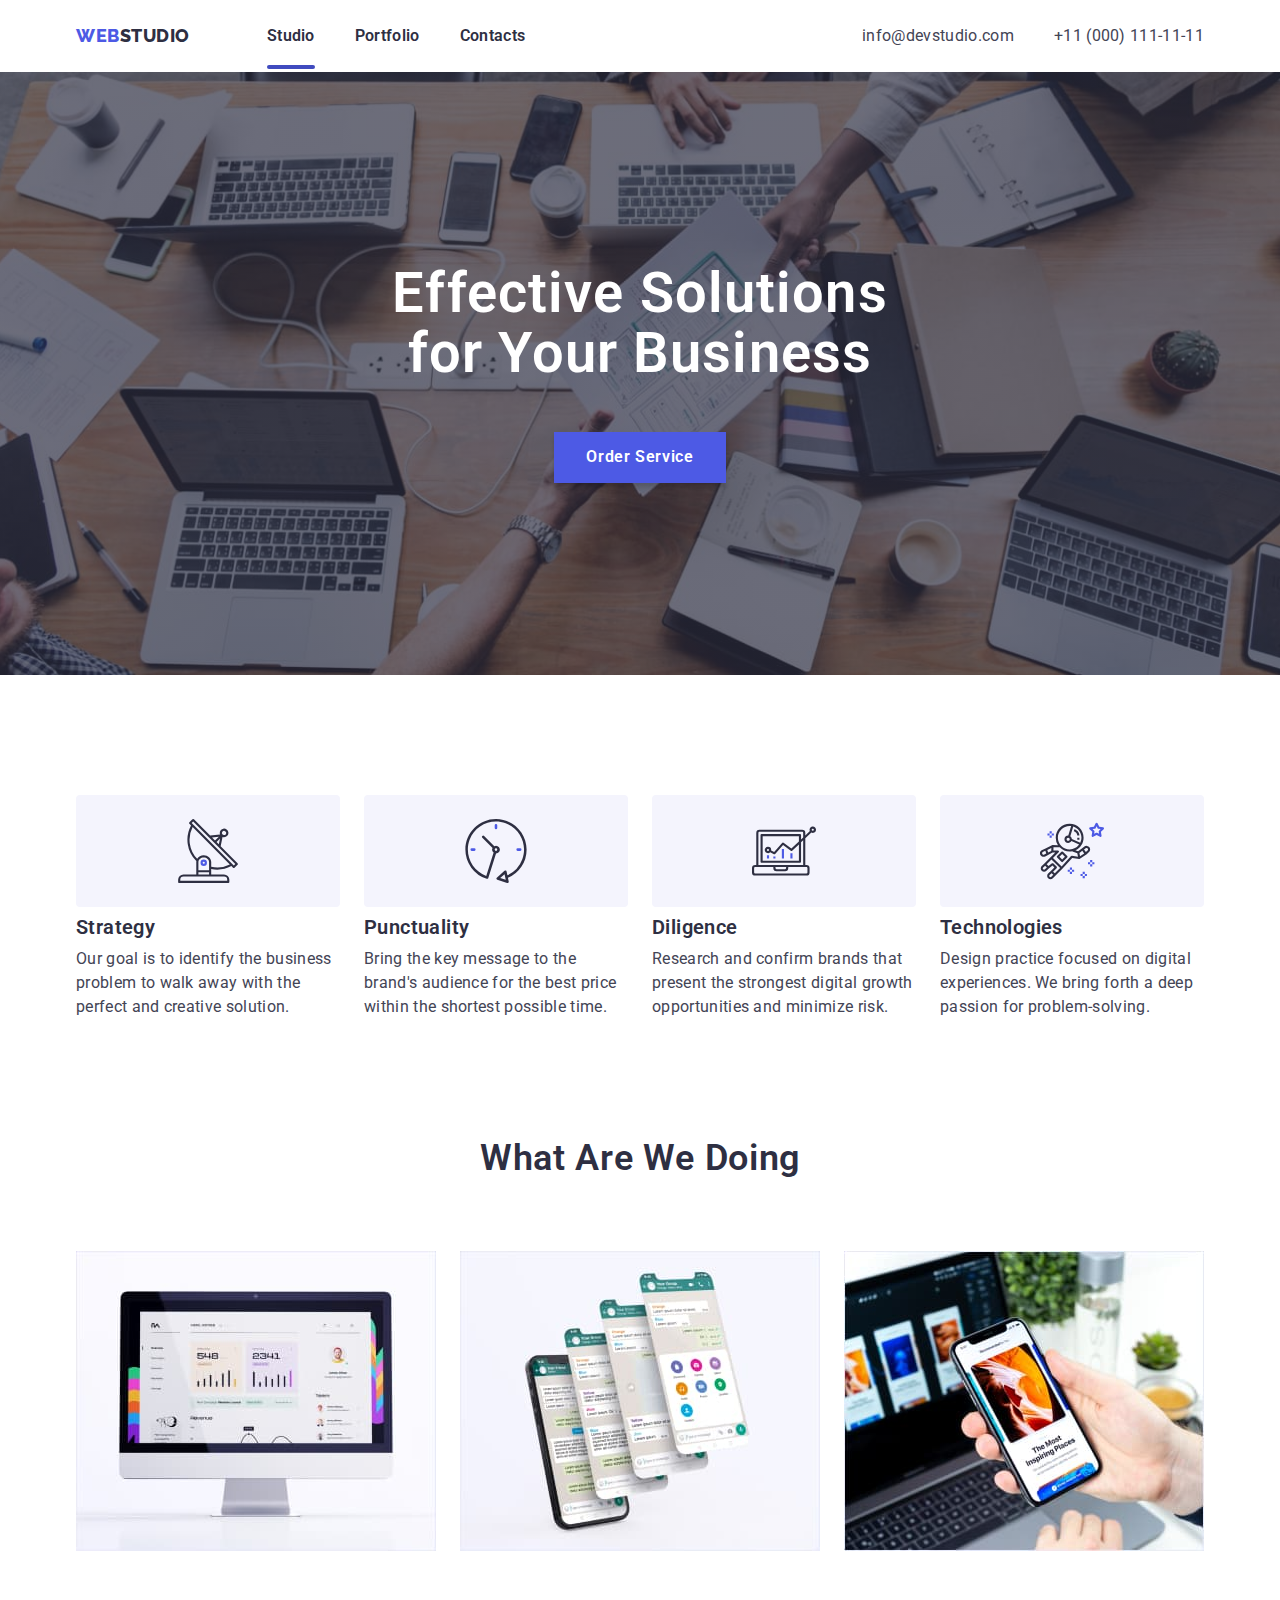
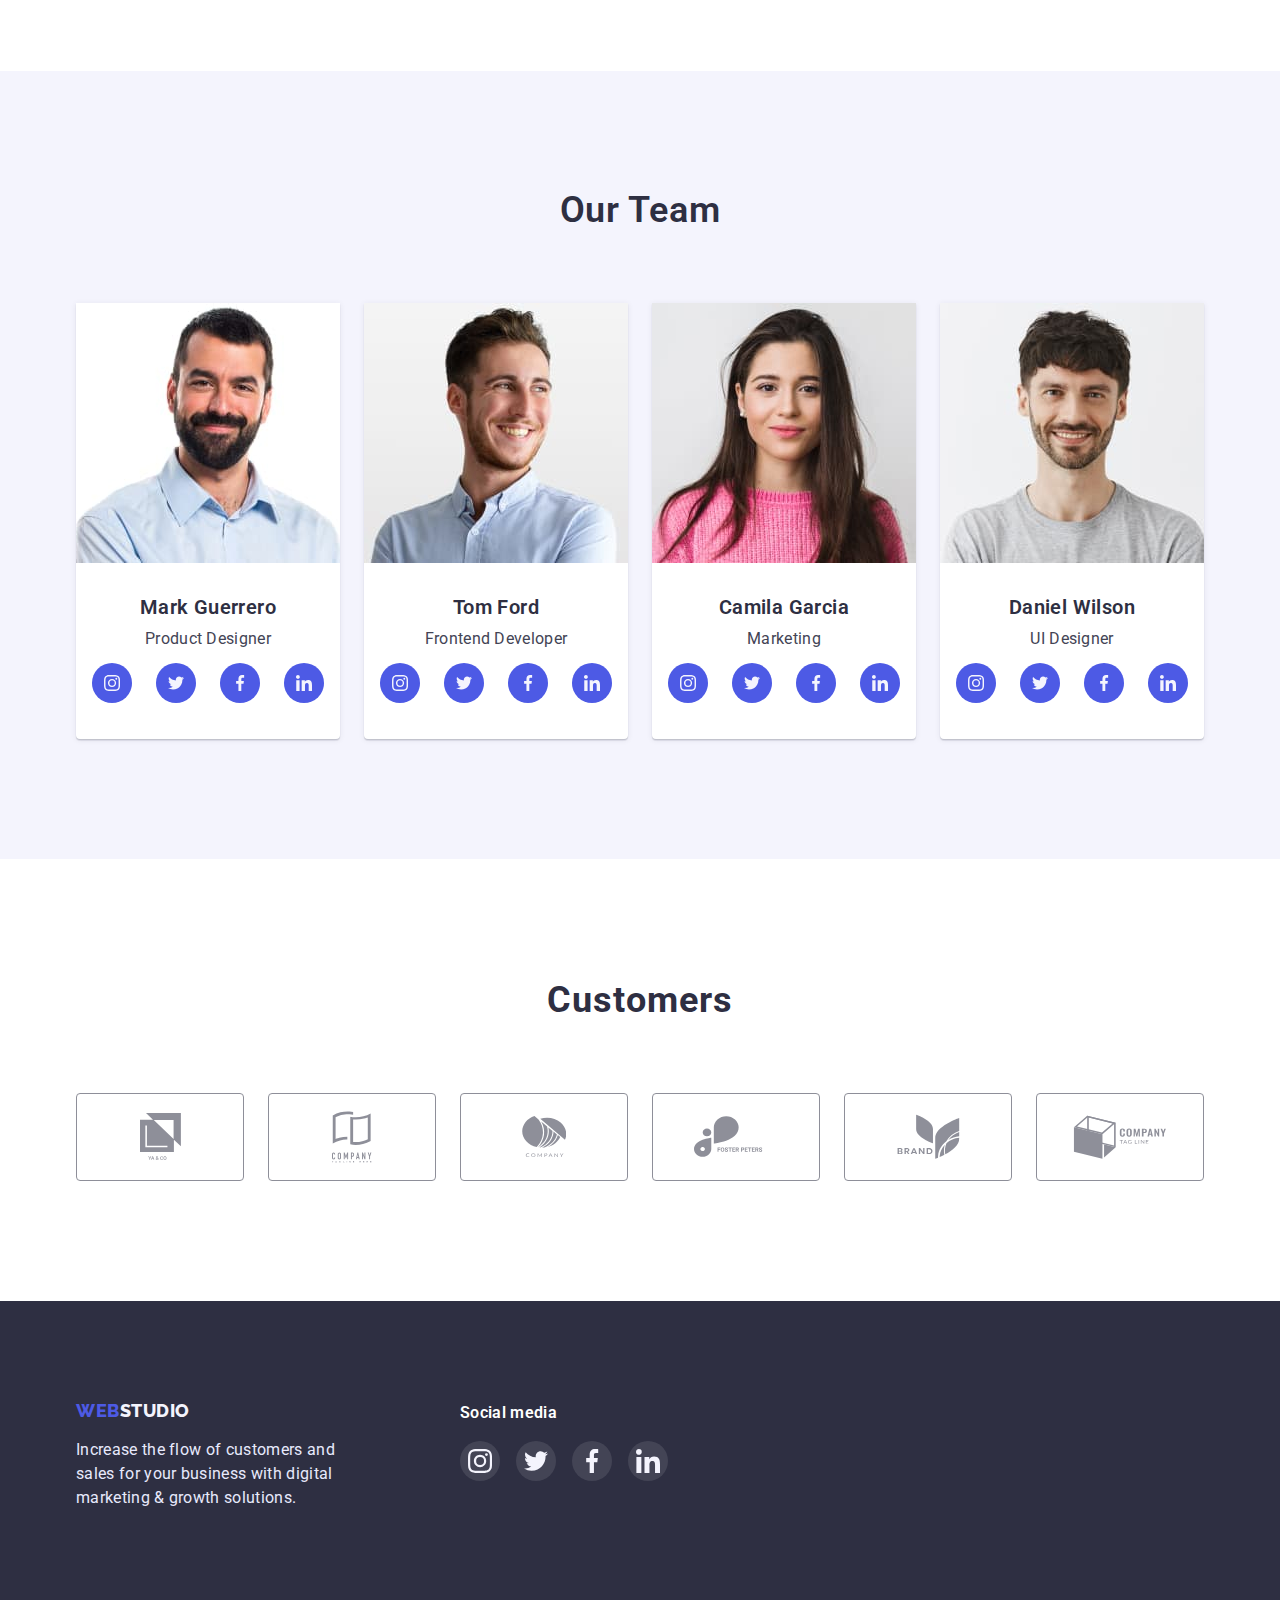
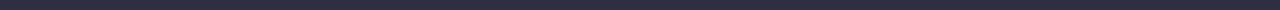
<file: index.html>
<!DOCTYPE html>
<html lang="en">

<head>
    <meta charset="UTF-8">
    <meta http-equiv="X-UA-Compatible" content="IE=edge">
    <meta name="viewport" content="width=device-width, initial-scale=1.0">
    <title>WEBSTUDIO</title>
    <link rel="preconnect" href="https://fonts.googleapis.com">
    <link rel="preconnect" href="https://fonts.gstatic.com" crossorigin>
    <link
        href="https://fonts.googleapis.com/css2?family=Raleway:wght@700&family=Roboto:wght@400;500;700;900&display=swap"
        rel="stylesheet">
    <link rel="stylesheet"
        href="https://cdnjs.cloudflare.com/ajax/libs/modern-normalize/1.1.0/modern-normalize.min.css">
    <link rel="stylesheet" href="./css/styles.css">

</head>

<body>
    <!--head-->
    <header class="main-header">
        <div class="header-container container">
            <nav class="nav-section">
                <a class="logo link" href="./index.html"><span class="logo-part-color">WEB</span>STUDIO</a>
                <ul class="nav-list list">
                    <li class="nav-item"><a class="nav-link current-page link" href="./index.html">Studio</a></li>
                    <li class="nav-item"><a class="nav-link link" href="./portfolio.html">Portfolio</a></li>
                    <li class="nav-item"><a class="nav-link link" href="">Contacts</a></li>
                </ul>
            </nav>
            <ul class="contacts-list">
                <li class="contact-item list">
                    <a class="mail-link link" href="mailto:info@devstudio.com">info@devstudio.com</a>
                </li>
                <li class="contact-item list">
                    <a class="phone-link link" href="tel:+110001111111">+11 (000) 111-11-11</a>
                </li>
            </ul>
        </div>

    </header>

    <main>
        <!--section 1-->
        <section class="hero bg-image">
            <div class="container">
                <h1 class="hero-text">Effective Solutions <br> for Your Business</h1>
                <button data-modal-open class="hero-button" type="button">Order Service</button>
                
            </div>   
                 
        </section>

        <!--section 2-->
        <section class="benefits section">
            <div class="benefits-container container">
                <h2 hidden> Strategy Punctuality Diligence Technologies</h2>
                <ul class="benefits-list list">
                    <li class="benefits-item">
                        <div class="benefits-icon">
                            <svg class="icon" width="64px" height="64px">
                                <use href="./images/icons.svg#icon-antenna"></use>
                            </svg>
                        </div>
                        <h3 class="benefits-heading">Strategy</h3>
                        <p class="benefits-link">Our goal is to identify the business
                            problem to walk away with the perfect and creative solution. </p>
                    </li>
                    <li class="benefits-item">
                        <div class="benefits-icon">
                            <svg class="icon" width="64px" height="64px">
                                <use href="./images/icons.svg#icon-clock"></use>                          
                            </svg>
                        </div>
                        <h3 class="benefits-heading">Punctuality</h3>
                        <p class="benefits-link">Bring the key message to the brand's audience for the best price within
                            the shortest possible time.</p>
                    </li>
                    <li class="benefits-item">
                        <div class="benefits-icon">
                            <svg class="icon" width="64px" height="64px">
                                <use href="./images/icons.svg#icon-diagram"></use>                          
                            </svg>
                        </div>
                        <h3 class="benefits-heading">Diligence</h3>
                        <p class="benefits-link">Research and confirm brands that present the strongest digital growth
                            opportunities and minimize risk.</p>
                    </li>
                    <li class="benefits-item">
                        <div class="benefits-icon">
                            <svg class="icon" width="64px" height="64px">
                                <use href="./images/icons.svg#icon-astronaut"></use>                          
                            </svg>
                        </div>                        
                        <h3 class="benefits-heading">Technologies</h3>
                        <p class="benefits-link">Design practice focused on digital experiences. We bring forth a deep
                            passion for problem-solving.</p>
                    </li>
                </ul>
            </div>

        </section>

        <!--section 3-->
        <section class="services section">
            <div class="services-container container">
                <h2 class="services-heading">What Are We Doing</h2>
                <ul class="services-list list">
                    <li class="services-item">
                        <img class="services" src="./images/about/monitor.jpg" alt="desctop" width="360">
                    </li>
                    <li class="services-item">
                        <img class="services" src="./images/about/phone.jpg" alt="phone" width="360">
                    </li>
                    <li class="services-item">
                        <img class="services" src="./images/about/phoneinhand.jpg" alt="phone in hand" width="360">
                    </li>
                </ul>
            </div>
        </section>

        <!--section 4-->
        <section class="team section">
            <div class="team-container container">
                <h2 class="team-heading">Our Team</h2>
                <ul class="team-list list">
                    <li class="team-item">
                        <img class="team-link" src="./images/team/productdesigner.jpg" alt="Mark Guerrero" width="264">
                        <div class="card-content">
                            <h3 class="team-title">Mark Guerrero</h3>
                            <p class="team-text">Product Designer</p>
                            <ul class="team-social-list list">
                                <li class="team-social-item">
                                    <a class="team-social-link" href="https://www.instagram.com/" target="_blank">
                                        <svg class="team-social-icon" width="16" height="16">
                                            <use href="./images/icons.svg#icon-instagram" ></use>
                                        </svg>
                                    </a>
                                </li>
                                <li class="team-social-item">
                                    <a class="team-social-link" href="https://twitter.com/?lang=uk" target="_blank">
                                        <svg class="team-social-icon" width="16" height="16">
                                            <use href="./images/icons.svg#icon-twitter"></use>
                                        </svg>
                                    </a>
                                </li>
                                <li class="team-social-item">
                                    <a class="team-social-link" href="https://www.facebook.com/" target="_blank">
                                        <svg class="team-social-icon" width="16" height="16">
                                            <use href="./images/icons.svg#icon-facebook"></use>
                                        </svg>
                                    </a>
                                </li>
                                <li class="team-social-item">
                                    <a class="team-social-link" href="https://www.linkedin.com/" target="_blank">
                                        <svg class="team-social-icon" width="16" height="16">
                                            <use href="./images/icons.svg#icon-linkedin"></use>
                                        </svg>
                                    </a>
                                </li>
                            </ul>
                            
                        </div>
                    </li>
                    
                    <li class="team-item">
                        <img class="team-link" src="./images/team/frontenddeveloper.jpg" alt="Tom Ford" width="264">
                        <div class="card-content">
                            <h3 class="team-title">Tom Ford</h3>
                            <p class="team-text">Frontend Developer</p>
                            <ul class="team-social-list list">
                                <li class="team-social-item">
                                    <a class="team-social-link" href="https://www.instagram.com/" target="_blank">
                                        <svg class="team-social-icon" width="16" height="16">
                                            <use href="./images/icons.svg#icon-instagram" ></use>
                                        </svg>
                                    </a>
                                </li>
                                <li class="team-social-item">
                                    <a class="team-social-link" href="https://twitter.com/?lang=uk" target="_blank">
                                        <svg class="team-social-icon" width="16" height="16">
                                            <use href="./images/icons.svg#icon-twitter"></use>
                                        </svg>
                                    </a>
                                </li>
                                <li class="team-social-item">
                                    <a class="team-social-link" href="https://www.facebook.com/" target="_blank">
                                        <svg class="team-social-icon" width="16" height="16">
                                            <use href="./images/icons.svg#icon-facebook"></use>
                                        </svg>
                                    </a>
                                </li>
                                <li class="team-social-item">
                                    <a class="team-social-link" href="https://www.linkedin.com/" target="_blank">
                                        <svg class="team-social-icon" width="16" height="16">
                                            <use href="./images/icons.svg#icon-linkedin"></use>
                                        </svg>
                                    </a>
                                </li>
                            </ul>
                        </div>
                    </li>

                    <li class="team-item">
                        <img class="team-link" src="./images/team/marketing.jpg" alt="Camila Garcia" width="264">
                        <div class="card-content">
                            <h3 class="team-title">Camila Garcia</h3>
                            <p class="team-text">Marketing</p>
                            <ul class="team-social-list list">
                                <li class="team-social-item">
                                    <a class="team-social-link" href="https://www.instagram.com/" target="_blank">
                                        <svg class="team-social-icon" width="16" height="16">
                                            <use href="./images/icons.svg#icon-instagram" ></use>
                                        </svg>
                                    </a>
                                </li>
                                <li class="team-social-item">
                                    <a class="team-social-link" href="https://twitter.com/?lang=uk" target="_blank">
                                        <svg class="team-social-icon" width="16" height="16">
                                            <use href="./images/icons.svg#icon-twitter"></use>
                                        </svg>
                                    </a>
                                </li>
                                <li class="team-social-item">
                                    <a class="team-social-link" href="https://www.facebook.com/" target="_blank">
                                        <svg class="team-social-icon" width="16" height="16">
                                            <use href="./images/icons.svg#icon-facebook"></use>
                                        </svg>
                                    </a>
                                </li>
                                <li class="team-social-item">
                                    <a class="team-social-link" href="https://www.linkedin.com/" target="_blank">
                                        <svg class="team-social-icon" width="16" height="16">
                                            <use href="./images/icons.svg#icon-linkedin"></use>
                                        </svg>
                                    </a>
                                </li>
                            </ul>
                        </div>
                    </li>

                    <li class="team-item">
                        <img class="team-link" src="./images/team/UIDesigner.jpg" alt="Daniel Wilson" width="264">
                        <div class="card-content">
                            <h3 class="team-title">Daniel Wilson</h3>
                            <p class="team-text">UI Designer</p>
                            <ul class="team-social-list list">
                                <li class="team-social-item">
                                    <a class="team-social-link" href="https://www.instagram.com/" target="_blank">
                                        <svg class="team-social-icon" width="16" height="16">
                                            <use href="./images/icons.svg#icon-instagram" ></use>
                                        </svg>
                                    </a>
                                </li>
                                <li class="team-social-item">
                                    <a class="team-social-link" href="https://twitter.com/?lang=uk" target="_blank">
                                        <svg class="social-icon" width="16" height="16">
                                            <use href="./images/icons.svg#icon-twitter"></use>
                                        </svg>
                                    </a>
                                </li>
                                <li class="team-social-item">
                                    <a class="team-social-link" href="https://www.facebook.com/" target="_blank">
                                        <svg class="team-social-icon" width="16" height="16">
                                            <use href="./images/icons.svg#icon-facebook"></use>
                                        </svg>
                                    </a>
                                </li>
                                <li class="team-social-item">
                                    <a class="team-social-link" href="https://www.linkedin.com/" target="_blank">
                                        <svg class="team-social-icon" width="16" height="16">
                                            <use href="./images/icons.svg#icon-linkedin"></use>
                                        </svg>
                                    </a>
                                </li>
                            </ul>
                        </div>
                    </li>
                </ul>
            </div>
        </section>

        <!--section 5-->
        <section class="customers section">
            <div class="container">
                <h2 class="customers-heading">Customers</h2>
                <ul class="customers-list list">
                <li class="customers-item">
                    <a class="customers-link" href="">
                        <svg class="customers-icon" width="41px" height="47px">
                            <use href="./images/icons.svg#icon-ya-co"></use>
                        </svg>
                    </a>
                </li>
                <li class="customers-item">
                    <a class="customers-link" href="">
                        <svg class="customers-icon" width="40px" height="52px">
                            <use href="./images/icons.svg#icon-tagline-here"></use>
                        </svg>
                    </a>
                </li>
                <li class="customers-item">
                    <a class="customers-link" href="">
                        <svg class="customers-icon" width="44px" height="41px">
                            <use href="./images/icons.svg#icon-company"></use>
                        </svg>
                    </a>
                </li>
                <li class="customers-item">
                    <a class="customers-link" href="">
                        <svg class="customers-icon" width="84px" height="41px">
                            <use href="./images/icons.svg#icon-foster-peters"></use>
                        </svg>
                    </a>
                </li>
                <li class="customers-item">
                    <a class="customers-link" href="">
                        <svg class="customers-icon" width="63px" height="45px">
                            <use href="./images/icons.svg#icon-brand"></use>
                        </svg>
                    </a>
                </li>
                <li class="customers-item">
                    <a class="customers-link" href="">
                        <svg class="customers-icon" width="94px" height="44px">
                            <use href="./images/icons.svg#icon-tag-line"></use>
                        </svg>
                    </a>
                </li>
            </ul>
            </div>
            
        </section>
    </main>

    <!--footer-->
    <footer class="main-footer">
        <div class="footer-content container">
            <div>
                <a class="logo-footer link" href="./index.html"><span class="logo-part-color">WEB</span>STUDIO</a>
                <p class="text-footer">Increase the flow of customers and sales for your business with digital marketing &
                 growth solutions. </p>    
            </div>
            
            <div class="social-content">
                <h3 class="footer-heading">Social media</h3>
                <ul class="social-list list">
                    <li class="social-item">
                        <a class="social-link" href="https://www.instagram.com/" target="_blank">
                            <svg class="social-icon" width="24" height="24">
                                <use href="./images/icons.svg#icon-instagram" ></use>
                            </svg>
                        </a>
                    </li>
                    <li class="social-item">
                        <a class="social-link" href="https://twitter.com/?lang=uk" target="_blank">
                            <svg class="social-icon" width="24" height="24">
                                <use href="./images/icons.svg#icon-twitter"></use>
                            </svg>
                        </a>
                    </li>
                    <li class="social-item">
                        <a class="social-link" href="https://www.facebook.com/" target="_blank">
                            <svg class="social-icon" width="24" height="24">
                                <use href="./images/icons.svg#icon-facebook"></use>
                            </svg>
                        </a>
                    </li>
                    <li class="social-item">
                        <a class="social-link" href="https://www.linkedin.com/" target="_blank">
                            <svg class="social-icon" width="24" height="24">
                                <use href="./images/icons.svg#icon-linkedin"></use>
                            </svg>
                        </a>
                    </li>
                </ul>
            </div>
            
        </div>
    </footer>

    <!--BACKDROP-->
    <div class="backdrop is-hidden" data-modal>
        <div class="modal">
            <button data-modal-close class="modal-btn" type="button">
            <svg  width="8px" height="8px">
                <use href="./images/icons.svg#icon-btn-close-modal"></use>
            </svg>    
            </button>
        </div>
    </div>
    
    <script src="./js/modal.js"></script>
</body>

</html>
</file>
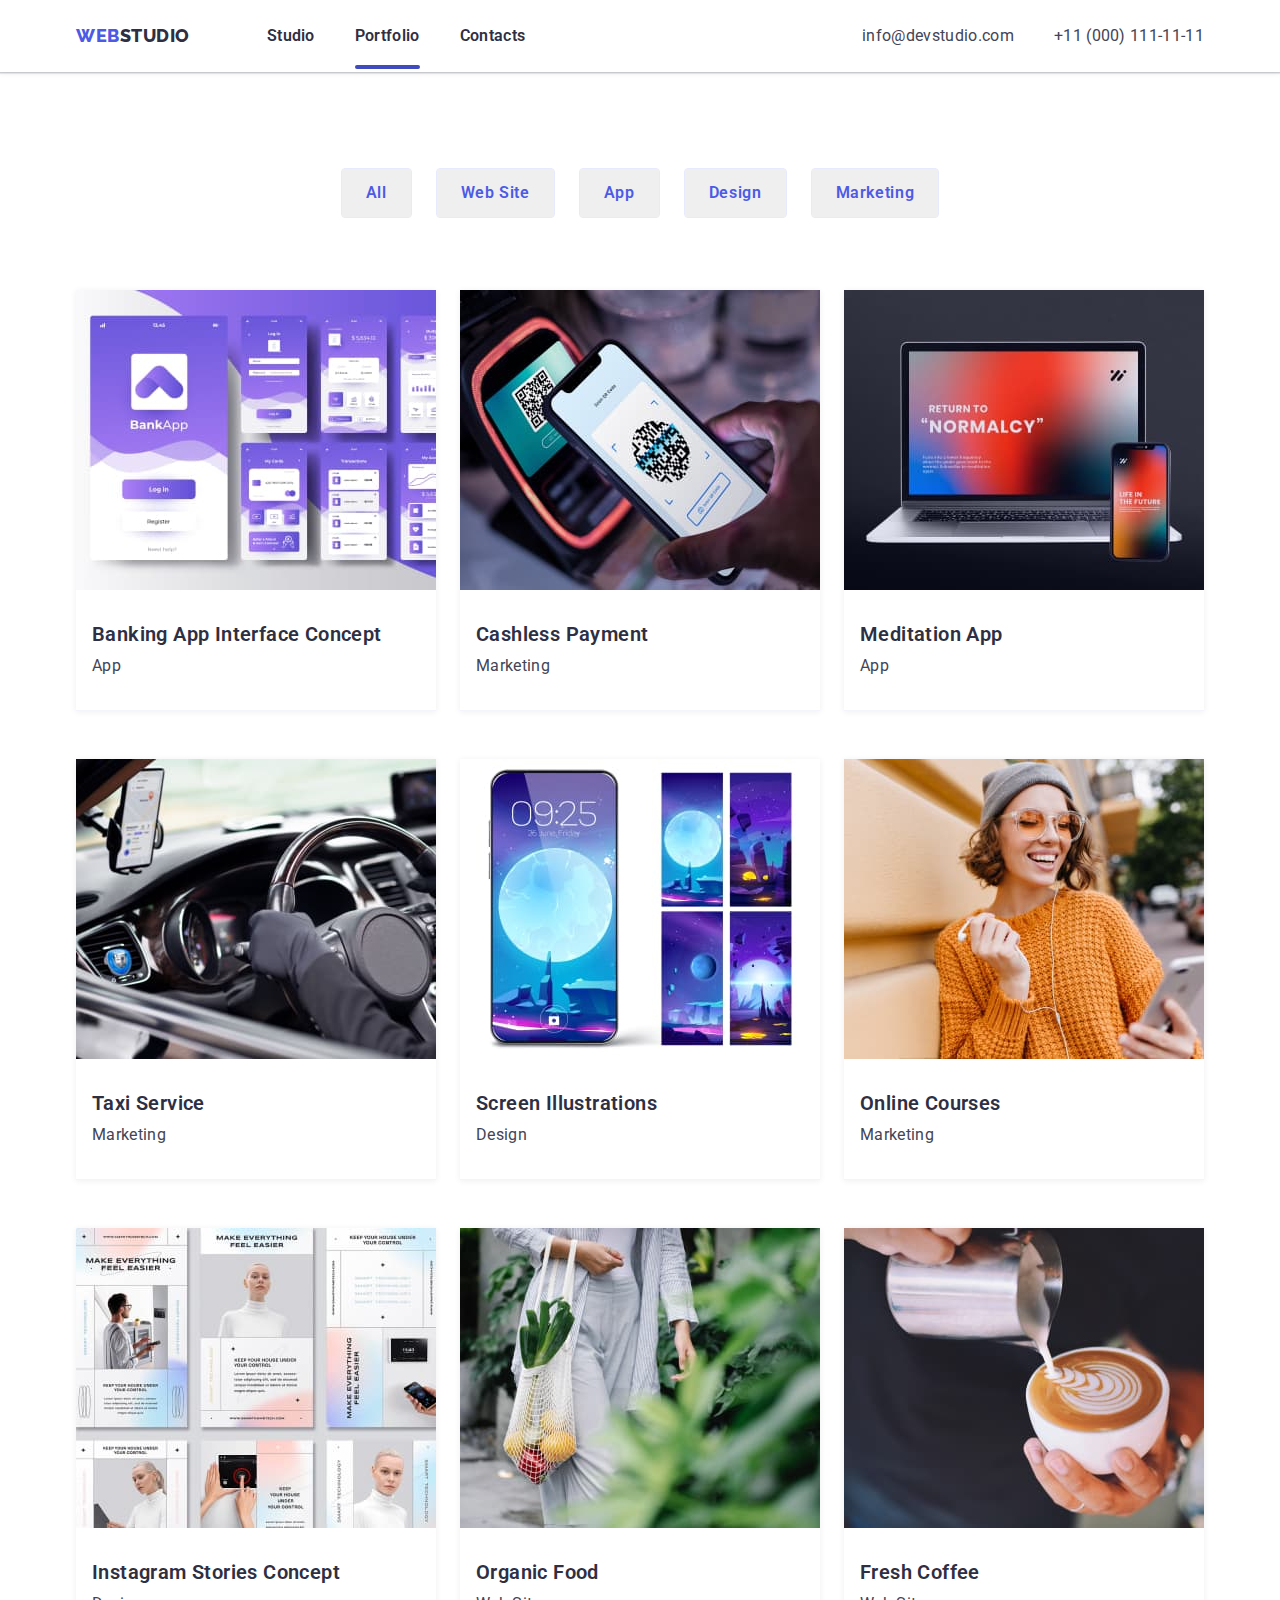
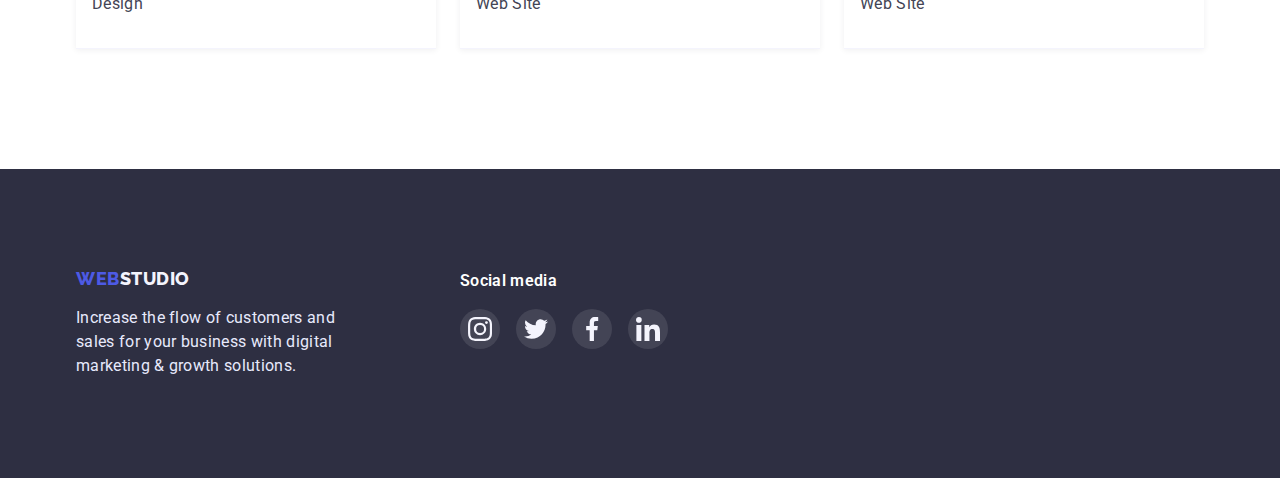
<file: portfolio.html>
<!DOCTYPE html>
<html lang="en">

<head>
    <meta charset="UTF-8">
    <meta http-equiv="X-UA-Compatible" content="IE=edge">
    <meta name="viewport" content="width=device-width, initial-scale=1.0">
    <title>Portfolio</title>
    <link rel="preconnect" href="https://fonts.googleapis.com">
    <link rel="preconnect" href="https://fonts.gstatic.com" crossorigin>
    <link
        href="https://fonts.googleapis.com/css2?family=Raleway:wght@700&family=Roboto:wght@400;500;700;900&display=swap"
        rel="stylesheet">
    <link rel="stylesheet"
        href="https://cdnjs.cloudflare.com/ajax/libs/modern-normalize/1.1.0/modern-normalize.min.css">
    <link rel="stylesheet" href="./css/styles.css">
</head>


<body>

    <header class="main-header">
        <div class="header-container container">
            <nav class="nav-section">
                <a class="logo link" href="./index.html"><span class="logo-part-color">WEB</span>STUDIO</a>
                <ul class="nav-list list">
                    <li class="nav-item"><a class="nav-link link" href="./index.html">Studio</a></li>
                    <li class="nav-item"><a class="nav-link current-page link" href="./portfolio.html">Portfolio</a></li>
                    <li class="nav-item"><a class="nav-link link" href="">Contacts</a></li>
                </ul>
            </nav>
            <ul class="contacts-list">
                <li class="contact-item list">
                    <a class="mail-link link" href="mailto:info@devstudio.com">info@devstudio.com</a>
                </li>
                <li class="contact-item list">
                    <a class="phone-link link" href="tel:+110001111111">+11 (000) 111-11-11</a>
                </li>
            </ul>
        </div>

    </header>

    <main>
        <section class="main-portfolio">
            <div class="main-section container">
                <h1 hidden>filter-buttons</h1>
                <ul class="btn-list list">
                    <li class="btn-item"><button class="btn-link" type="button">All</button></li>
                    <li class="btn-item"><button class="btn-link" type="button">Web Site</button></li>
                    <li class="btn-item"><button class="btn-link" type="button">App</button></li>
                    <li class="btn-item"><button class="btn-link" type="button">Design</button></li>
                    <li class="btn-item"><button class="btn-link" type="button">Marketing</button></li>
                </ul>
                <h2 hidden class="works">our works</h2>
                <ul class="work-list list">
                    <li class="work-item">
                        <a class="work-links link" href="">
                        <div class="product-thumb">                            
                            <img src="./images/portfolio/banking-app.jpg" alt="on foto banking app interface concept" width="360" height="300">
                            <div class="product-overlay">
                                <div class="product-action"> 
                                    <p> 14 Stylish and User-Friendly App Design Concepts 
                                        · Task Manager App · Calorie Tracker App 
                                        · Exotic Fruit Ecommerce App 
                                        · Cloud Storage App</p>
                                </div>
                            </div>                                                         
                        </div>                             
                            <div class="card-text">                                
                                <h2 class="works-heading">Banking App Interface Concept</h2>
                                <p class="work-text">App</p>                                 
                            </div>                            
                        </a>                                             
                    </li>

                    <li class="work-item">
                        <a class="work-links link" href="">
                        <div class="product-thumb">
                            <img src="./images/portfolio/phone.jpg" alt="paying for goods by phone via QR code">
                            <div class="product-overlay">
                                <div class="product-action"> 
                                    <p> 14 Stylish and User-Friendly App Design Concepts 
                                        · Task Manager App · Calorie Tracker App 
                                        · Exotic Fruit Ecommerce App 
                                        · Cloud Storage App</p>
                                </div>
                            </div>                            
                        </div>    
                            <div class="card-text">
                                <h2 class="works-heading">Cashless Payment</h2>
                                <p class="work-text">Marketing</p>
                            </div>                        
                        </a>
                    </li>
                    
                    <li class="work-item">
                        <a class="work-links link" href="">
                        <div class="product-thumb">
                            <img src="./images/portfolio/meditation-app.jpg" alt="on foto notebook and a phone" width="360" height="300">
                            <div class="product-overlay">
                                <div class="product-action"> 
                                    <p> 14 Stylish and User-Friendly App Design Concepts 
                                        · Task Manager App · Calorie Tracker App 
                                        · Exotic Fruit Ecommerce App 
                                        · Cloud Storage App</p>
                                </div>
                            </div>                            
                        </div>                         
                            <div class="card-text">
                                <h2 class="works-heading">Meditation App</h2>
                                <p class="work-text">App</p>
                            </div>
                        </a>
                    </li>
                    
                    <li class="work-item">
                        <a class="work-links link" href="">
                        <div class="product-thumb">
                            <img src="./images/portfolio/taxi-service.jpg" alt="driver's hand on the steering wheel" width="360" height="300">
                            <div class="product-overlay">
                                <div class="product-action"> 
                                    <p> 14 Stylish and User-Friendly App Design Concepts 
                                        · Task Manager App · Calorie Tracker App 
                                        · Exotic Fruit Ecommerce App 
                                        · Cloud Storage App</p>
                                </div>
                            </div>                            
                        </div>                           
                            <div class="card-text">
                                <h2 class="works-heading">Taxi Service</h2>
                                <p class="work-text">Marketing</p>
                            </div>
                        </a>
                    </li>
                    
                    <li class="work-item">
                        <a class="work-links link" href="">
                        <div class="product-thumb">
                            <img src="./images/portfolio/screen-illustrations.jpg" alt="phone screen illustrations" width="360" height="300">
                            <div class="product-overlay">
                                <div class="product-action"> 
                                    <p> 14 Stylish and User-Friendly App Design Concepts 
                                        · Task Manager App · Calorie Tracker App 
                                        · Exotic Fruit Ecommerce App 
                                        · Cloud Storage App</p>
                                </div>
                            </div>                            
                        </div>                           
                             <div class="card-text">
                                <h2 class="works-heading">Screen Illustrations</h2>
                                <p class="work-text">Design</p>
                            </div>
                        </a>
                    </li>
                    
                    <li class="work-item">
                        <a class="work-links link" href="">
                        <div class="product-thumb">
                            <img src="./images/portfolio/online-course.jpg" alt="beautiful girl holding a phone in her hand" width="360" height="300">
                            <div class="product-overlay">
                                <div class="product-action"> 
                                    <p> 14 Stylish and User-Friendly App Design Concepts 
                                        · Task Manager App · Calorie Tracker App 
                                        · Exotic Fruit Ecommerce App 
                                        · Cloud Storage App</p>
                                </div>
                            </div>                            
                        </div>                           
                             <div class="card-text">
                                <h2 class="works-heading">Online Courses</h2>
                                <p class="work-text">Marketing</p>
                            </div>
                        </a>
                    </li>
                    
                    <li class="work-item">
                        <a class="work-links link" href="">
                        <div class="product-thumb">
                            <img src="./images/portfolio/instagram-stories.jpg" alt="many cards with human fotos" width="360" height="300">
                            <div class="product-overlay">
                                <div class="product-action"> 
                                    <p> 14 Stylish and User-Friendly App Design Concepts 
                                        · Task Manager App · Calorie Tracker App 
                                        · Exotic Fruit Ecommerce App 
                                        · Cloud Storage App</p>
                                </div>
                            </div>                            
                        </div>                             
                            <div class="card-text">
                                <h2 class="works-heading">Instagram Stories Concept</h2>
                                <p class="work-text">Design</p>
                            </div>
                        </a>
                    </li>
                    
                    <li class="work-item">
                        <a class="work-links link" href="">
                        <div class="product-thumb">
                            <img src="./images/portfolio/organic-food.jpg" alt="woman carries fruits in a bag" width="360" height="300">
                            <div class="product-overlay">
                                <div class="product-action"> 
                                    <p> 14 Stylish and User-Friendly App Design Concepts 
                                        · Task Manager App · Calorie Tracker App 
                                        · Exotic Fruit Ecommerce App 
                                        · Cloud Storage App</p>
                                </div>
                            </div>                            
                        </div>                           
                            <div class="card-text">
                                <h2 class="works-heading">Organic Food</h2>
                                <p class="work-text">Web Site</p>
                            </div>
                        </a>
                    </li>
                    
                    <li class="work-item">
                        <a class="work-links link" href="">
                        <div class="product-thumb">
                            <img src="./images/portfolio/fresh-coffee.jpg" alt="man holding in hand a cap of fresh coffee" width="360" height="300">
                            <div class="product-overlay">
                                <div class="product-action"> 
                                    <p> 14 Stylish and User-Friendly App Design Concepts 
                                        · Task Manager App · Calorie Tracker App 
                                        · Exotic Fruit Ecommerce App 
                                        · Cloud Storage App</p>
                                </div>
                            </div>                            
                        </div>                            
                            <div class="card-text">
                                <h2 class="works-heading">Fresh Coffee</h2>
                                <p class="work-text">Web Site</p>
                            </div>
                        </a>
                    </li>
                </ul>
            </div>

        </section>
    </main>

    <footer class="main-footer">
        <div class="footer-content container">
            <div>
                <a class="logo-footer link" href="./index.html"><span class="logo-part-color">WEB</span>STUDIO</a>
                <p class="text-footer">Increase the flow of customers and sales for your business with digital marketing
                    &
                    growth solutions. </p>
            </div>

            <div class="social-content">
                <h2 class="footer-heading">Social media</h2>
                <ul class="social-list list">
                    <li class="social-item">
                        <a class="social-link" href="https://www.instagram.com/" target="_blank">
                            <svg class="social-icon" width="24" height="24">
                                <use href="./images/icons.svg#icon-instagram"></use>
                            </svg>
                        </a>
                    </li>
                    <li class="social-item">
                        <a class="social-link" href="https://twitter.com/?lang=uk" target="_blank">
                            <svg class="social-icon" width="24" height="24">
                                <use href="./images/icons.svg#icon-twitter"></use>
                            </svg>
                        </a>
                    </li>
                    <li class="social-item">
                        <a class="social-link" href="https://www.facebook.com/" target="_blank">
                            <svg class="social-icon" width="24" height="24">
                                <use href="./images/icons.svg#icon-facebook"></use>
                            </svg>
                        </a>
                    </li>
                    <li class="social-item">
                        <a class="social-link" href="https://www.linkedin.com/" target="_blank">
                            <svg class="social-icon" width="24" height="24">
                                <use href="./images/icons.svg#icon-linkedin"></use>
                            </svg>
                        </a>
                    </li>
                </ul>
            </div>

        </div>
    </footer>
</body>

</html>
</file>
<file: css/styles.css>
:root {
    --primary-brand-color: #4D5AE5;
    --dark-navi-color: #2E2F42;
    --success-color: #31D0AA;
    --slate-text-color: #434455;
    --light-slate-text: #8E8F99;
    --accent-color: #E7E9FC;
    --could-text-color: #F4F4FD;
    --light-bgc: #F4F4FD;  
    --main-white-bgc: #E5E5E5;
    --simple-white: #ffffff;
    --dark-bg-color: #2E2F42;
    --primary-bg-color: #4D5AE5;

    --work-cards-row-gap: 24px;
    --work-cards-colum-gap: 48px;

    --transform-style: cubic-bezier(0.4, 0, 0.2, 1);
    
}

/* dropdawn */
h1, h2, h3, h4, p {
    margin-top: 0;
    margin-bottom: 0;
   
}

ul, ol { margin-top: 0;
    margin-bottom: 0;
    padding-left: 0;
}

img {
    display: block;
    max-width: 100%;
    height: auto;
}

button {
    margin-left: auto;
    margin-right: auto;
    display: block;
    border: none;
}

.list {list-style: none;}    
.link {text-decoration: none;}

/* / dropdawn */

/* Utilites */

.container {
    margin-left: auto;
    margin-right: auto;
    width: 1158px;
    padding-left: 15px;
    padding-right: 15px;    
}

.section {
    padding-top: 120px;
    padding-bottom: 120px;
}


/* /Utilites */

body {font-family: "Roboto", sans-serif;
        color: var(--slate-text-color);} 
    
           

/* header main page */

.main-header {background-color: var(--simple-white);
    box-shadow: 0px 2px 1px rgba(46, 47, 66, 0.08),
    0px 1px 1px rgba(46, 47, 66, 0.16), 
    0px 1px 6px rgba(46, 47, 66, 0.08);  
}

   
.header-container {display: flex;
}

.nav-section, .contacts-list, .nav-list {
    display: flex;
    align-items: center;
}


.logo {
    margin-right: 77px;
    padding-top: 24px;
    padding-bottom: 24px;

    font-family: "Raleway", sans-serif;
    font-weight: 800;
    font-size: 18px;
    line-height: 1.33;
    letter-spacing: 0.03em;
    text-transform: uppercase;
    color: var(--dark-navi-color);}
 
.logo-part-color {
    color: var(--primary-brand-color);
}

.nav-item:not(:last-child) {
    margin-right: 40px;
}

.nav-link {
    position: relative;

    padding-top: 24px;
    padding-bottom: 24px;

    font-weight: 600;
    line-height: 1.5;
    letter-spacing: 0.02em;
    color: var(--dark-navi-color);
    transition: color 250ms var(--transform-style);
    
}

.nav-link:hover, .nav-link:focus {
    color: var(--slate-text-color);
}
.nav-link:active {color: #4D5AE5;}

.current-page::after {
    position: absolute;
    left: 0;
    bottom: 0;
    content: '';
    display: block;
    width: 100%;
    height: 4px;
    background-color: #404BBF;
    border-radius: 2px;
}

.contacts-list {
    margin-left: auto;
}
.contacts-list .contact-item + .contact-item {
    margin-left: 40px;
}

.mail-link, .phone-link {
    line-height: 1.5; 
    letter-spacing: 0.02em;
    color: var(--slate-text-color);
    transition: color 250ms var(--transform-style);
}    
 
.mail-link:hover, .mail-link:focus {
    color: var(--primary-brand-color)
}
.phone-link:hover, .phone-link:focus {
    color: var(--primary-brand-color);
}

/* /Header */

/* main page section 1 */

.bg-image {
    max-width: 1440px;
    height: 603px;
    margin-left: auto;
    margin-right: auto;    
    background-image: 
    linear-gradient(to right, rgba(46, 47, 66, 0.7), rgba(46, 47, 66, 0.7)),
    url('../images/hero/hero.jpg');
    background-repeat:no-repeat;
    background-size: cover;
    background-position: center; 
}

.hero {
    background-color: var(--dark-bg-color);
    padding-top: 192px;
    padding-bottom: 192px;}
    
.hero-text {
    margin-bottom: 48px;
    font-weight: 600;
    font-size: 56px;
    line-height: 1.07;
    text-align: center;
    letter-spacing: 0.02em;
    color: var(--simple-white);}
 
.hero-button {
    padding: 16px 32px;
    background-color: var(--primary-brand-color);
    color: var(--simple-white);
    font-family: inherit;
    font-weight: 600;
    font-size: 16px;
    line-height: 1.18;
    letter-spacing: 0.04em;
    cursor: pointer;    
    box-shadow: 0px 4px 4px rgba(0, 0, 0, 0.15);
    transition: box-shadow 250ms var(--transform-style),
    background-color 250ms var(--transform-style);
}

.hero-button:hover, .hero-button:focus { 
    box-shadow: 0px 1px 6px rgba(46, 47, 66, 0.08), 
    0px 1px 1px rgba(46, 47, 66, 0.16), 
    0px 2px 1px rgba(46, 47, 66, 0.08);
}

.hero-button:active {
    background-color: #404BBF;
    box-shadow: 0px 4px 4px rgba(0, 0, 0, 0.15);
}
    

/* /main page section 1 */

/* main page section 2 */

.benefits {background-color: var(--simple-white);}

.benefits-icon {
    display: flex;
    justify-content: center;
    align-items: center;
    margin-bottom: 8px;

    background-color: var(--light-bgc);
    width: 264px;
    height: 112px;
    border-radius: 4px;
    
}

.benefits-heading {
    margin-bottom: 8px;

    font-weight: 600;
    font-size: 20px;
    line-height: 1.2;
    letter-spacing: 0.02em;
    color: var(--dark-navi-color);}

.benefits-list {display: flex;}   
    
.benefits-list .benefits-item + .benefits-item {
    margin-left: 24px;}   

.benefits-link {
    width: 264px;
    line-height: 1.5;
    letter-spacing: 0.02em;}

/* /main page section 2 */

/* main page section 3 */

.services {background-color: var(--simple-white);
padding-top: 0;}


.services-heading {
    margin-bottom: 72px;
    font-weight: 600;
    font-size: 36px;
    line-height: 1.11;
    text-align: center;
    letter-spacing: 0.02em;
    text-transform: capitalize;
    color: var(--dark-navi-color);}

.services-list {display: flex;
}

.services-list .services-item + .services-item {
    margin-left: 24px;}



/* /main page section 3 */

/* main page section 4 */

.team {
    background-color: var(--light-bgc);}

.team-item {
    background: var(--simple-white);
    border-radius: 0px 0px 4px 4px;
    box-shadow: 0px 1px 6px rgba(46, 47, 66, 0.08), 
    0px 1px 1px rgba(46, 47, 66, 0.16), 
    0px 2px 1px rgba(46, 47, 66, 0.08);}

.team-heading {
    margin-bottom: 72px;

    font-weight: 600;
    font-size: 36px;
    line-height: 1.11;
    text-align: center;
    letter-spacing: 0.02em;
    text-transform: capitalize;
    color: var(--dark-navi-color);}    

.team-list {
    display: flex;}

.team-list .team-item + .team-item {
    margin-left: 24px;}

.card-content {
    padding-top: 32px;
    padding-bottom: 36px;
}


.team-title {
    margin-bottom: 8px;

    font-weight: 600;
    font-size: 20px;
    line-height: 1.2;
    text-align: center;
    letter-spacing: 0.02em;
    color: var(--dark-navi-color);}

.team-text {
    line-height: 1.5;
    text-align: center;
    letter-spacing: 0.02em;
    margin-bottom: 12px;}

.team-social-list {
    display: flex;
}

.team-social-list {
    padding-left: 16px;
    padding-right: 16px;
}

.team-social-list .team-social-item + .team-social-item
{margin-left: 24px;}

.team-social-link {
    display: flex;
    justify-content: center;
    align-items: center;
    width: 40px;
    height: 40px;
    border-radius: 50%;
    background-color: #4D5AE5;
    transition: background-color 250ms var(--transform-style); 
}

.team-social-link:hover, .team-social-link:focus
{background-color: #404BBF;}

   
/* /main page section 4 */

/*main page section 5 */
.customers-heading {
    margin-bottom: 72px;

    color: var(--dark-navi-color);
    font-weight: 700;
    font-size: 36px;
    line-height: 1.17;
    text-align: center;
    letter-spacing: 0.03em;
}

.customers-list {
    display: flex;
}

.customers-list .customers-item + .customers-item
{margin-left: 24px;}


.customers-link {
    display: flex;
    justify-content: center;
    align-items: center;
    width: 168px;
    height: 88px;
    border: 1px solid #8E8F99;
    border-radius: 4px;
    fill:#8E8F99;
    transition: fill 250ms var(--transform-style), 
    border 250ms var(--transform-style);}


.customers-link:hover, .customers-link:focus {
    border: 1px solid #4D5AE5;
    fill:#4D5AE5;}
    


/* /main page section 5 */

/* footer */
.main-footer {background-color: var(--dark-bg-color);
padding-top: 100px;
padding-bottom: 100px;
}

.logo-footer {
    display: block;
    margin-bottom: 16px;

    font-family: "Raleway", sans-serif;
    font-weight: 800;
    font-size: 18px;
    line-height: 1.16;
    align-items: center;
    letter-spacing: 0.03em;
    text-transform: uppercase;
    color: var(--could-text-color);}

.text-footer {
    line-height: 1.5;
    letter-spacing: 0.02em;
    color: var(--accent-color);
    max-width: 264px;}

.footer-heading {
    margin-bottom: 16px;

    font-weight:600;
    font-size: 16px;
    line-height: 1.5;
    letter-spacing: 0.02em;
    color: #FFFFFF;    
}

.footer-content {
    display: flex;
}

.social-content {
    margin-left: 120px;
}

.social-list {
    display: flex;
}

.social-link {
    display: flex;
    justify-content: center;
    align-items: center;
    width: 40px;
    height: 40px;
    border-radius: 50%;
    background: rgba(255, 255, 255, 0.1);
    transition: background 250ms var(--transform-style);

}

.social-link:hover, .social-link:focus {
    background: #31D0AA;
} 

.social-list .social-item + .social-item {
    margin-left: 16px;
}

/* backdrop */
.backdrop {
    position: fixed;
    top: 0;
    left: 0;
    width: 100%;
    height: 100%;    
    background-color: rgba(46, 47, 66, 0.4);
    transition: opacity 500ms var(--transform-style),
    visibility 500ms var(--transform-style);
     
}

.backdrop.is-hidden {
    opacity: 0;
    pointer-events: none;
    visibility: hidden;}

.modal {
    position: absolute;
    top:50%;
    left:50%;
    transform: translate(-50%, -50%);
        
    min-width: 408px;
    min-height: 576px;
    background-color: #FCFCFC;
    box-shadow: 0px 1px 1px rgba(0, 0, 0, 0.14), 
    0px 1px 3px rgba(0, 0, 0, 0.12), 
    0px 2px 1px rgba(0, 0, 0, 0.2);
    border-radius: 4px;
        
}

.modal-btn {
    position: absolute;
    right: 24px;
    top: 24px;
    border-radius: 50%;
    width: 24px;
    height: 24px;
    cursor: pointer;
    background: #E7E9FC;
    border: 1px solid rgba(0, 0, 0, 0.1);
}


/* portfolio page - main */


/* buttons filter */
.main-portfolio {
    padding-top: 96px;
    padding-bottom: 120px;
}

.btn-list {    
    margin-bottom: 72px;
    display: flex;
    justify-content: center;
    align-items: center;}

.btn-list .btn-item + .btn-item {
    margin-left: 24px;
}

.btn-item {
    background-color: var(--accent-color);
    border-radius: 4px;
    border: 1px solid #E7E9FC;
}

.btn-link {
    padding: 12px 24px;
    
    color: var(--primary-brand-color);
    font-family: inherit;
    font-weight: 600;
    font-size: 16px;
    line-height: 1.5;
    letter-spacing: 0.04em;
    transition: box-shadow 250ms var(--transform-style),
    color 250ms var(--transform-style),
    background-color 250ms var(--transform-style);
}

.btn-link:hover, .btn-link:focus {
    background-color: var(--primary-bg-color);
    color: var(--simple-white);
    cursor: pointer;
    box-shadow: 0px 3px 1px rgba(0, 0, 0, 0.1), 
    0px 2px 1px rgba(0, 0, 0, 0.08), 
    0px 2px 2px rgba(0, 0, 0, 0.12);
    border-radius: 4px;
    }

/* /buttons filter */

/* Works cards */


.work-list {
    padding: 0;
    margin: 0;

    display: flex;
    flex-wrap: wrap;
    margin-left: calc(-1 * var(--work-cards-row-gap));
    margin-top: calc(-1 * var(--work-cards-colum-gap));

}


.work-item {
    flex-basis: calc(100% / 3 - 24px);
    margin-left: var(--work-cards-row-gap);
    margin-top: var(--work-cards-colum-gap);
    border-bottom: 0.5px solid #F4F4FD;
    box-shadow: 0px 1px 6px rgba(46, 47, 66, 0.08);
    transition: box-shadow 250ms var(--transform-style);
}

.work-item:hover, .work-item:focus {
    box-shadow: 0px 1px 6px rgba(46, 47, 66, 0.08), 
    0px 1px 1px rgba(46, 47, 66, 0.16), 
    0px 2px 1px rgba(46, 47, 66, 0.08);
} 

.card-text {
    padding-top: 32px;
    padding-bottom: 32px;
    padding-left: 16px;
}

.works-heading {
    margin-bottom: 8px;
    
    color: var(--dark-navi-color);
    font-weight: 600;
    font-size: 20px;
    line-height: 1.2;
    letter-spacing: 0.02em;}


.work-text {
    line-height: 1.5;
    letter-spacing: 0.02em;
    color: var(--slate-text-color);}


.product-thumb {
    position: relative;
    overflow: hidden;    
}

.product-overlay {    
    position: absolute;
    top: 0;
    left: 0;

    width: 100%;
    height: 100%;
    background-color: var(--primary-bg-color);
    opacity: 0;
    pointer-events: none;
    visibility: hidden;
    transform: translateY(100%);
    transition: transform 250ms var(--transform-style),
    opacity 500ms var(--transform-style),
    visibility 500ms var(--transform-style);
}

.product-action {
    position: absolute;
    left: 32px;
    top: 40px;

    width: 296px;    
    font-size: 16px;
    line-height: 1.5;
    letter-spacing: 0.02em;
    color: #F4F4FD;
    opacity: 0;
    pointer-events: none;
    visibility: hidden;
    }

.work-links:hover .product-overlay,
.work-links:hover .product-action
{transform: translateY(0);
    opacity: 1;
    visibility: visible;}

.work-links:focus .product-overlay,
.work-links:focus .product-action
{transform: translateY(0);
        opacity: 1;
        visibility: visible;}
</file>
